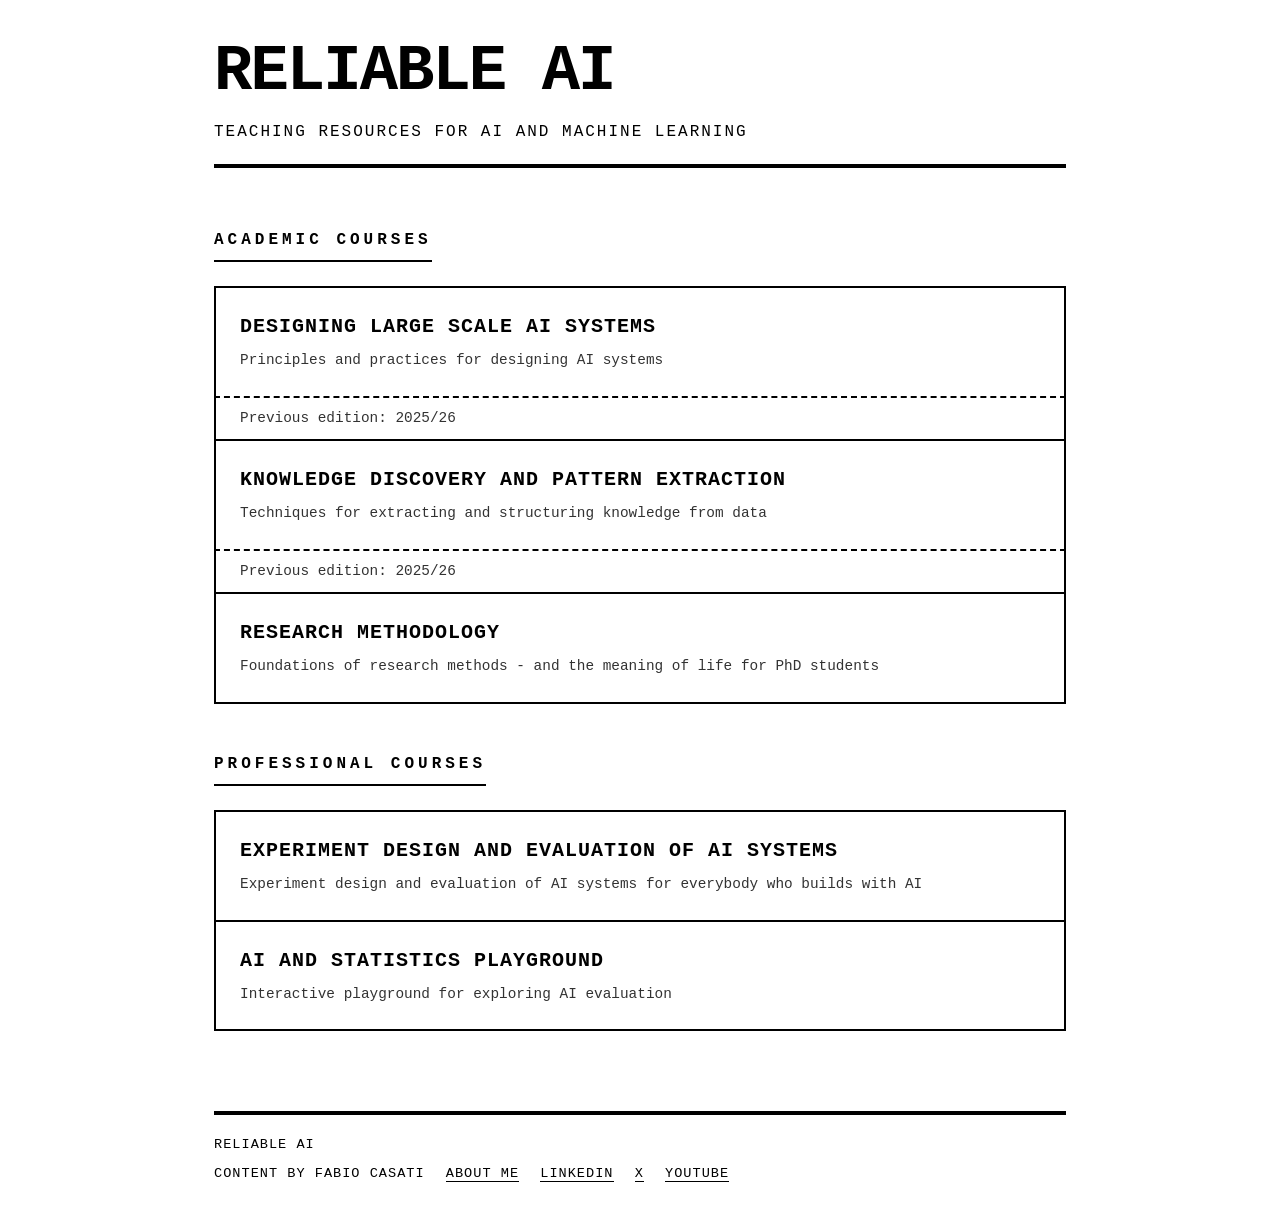
<file: index.html>
<!DOCTYPE html>
<!--
  Content by Fabio Casati
  https://www.linkedin.com/in/sphoebs/
  https://x.com/sphoebs
-->
<html lang="en">
<head>
    <meta charset="UTF-8">
    <meta name="viewport" content="width=device-width, initial-scale=1.0">
    <title>Reliable AI</title>
    <style>
        * {
            margin: 0;
            padding: 0;
            box-sizing: border-box;
        }

        body {
            font-family: 'Courier New', Courier, monospace;
            line-height: 1.5;
            color: #000;
            background-color: #fff;
            min-height: 100vh;
        }

        .container {
            max-width: 900px;
            margin: 0 auto;
            padding: 40px 24px;
        }

        header {
            margin-bottom: 60px;
            border-bottom: 4px solid #000;
            padding-bottom: 20px;
        }

        h1 {
            font-size: 4rem;
            font-weight: 700;
            color: #000;
            margin-bottom: 0;
            text-transform: uppercase;
            letter-spacing: -2px;
            line-height: 1;
        }

        .tagline {
            font-size: 1rem;
            color: #000;
            margin-top: 16px;
            text-transform: uppercase;
            letter-spacing: 2px;
        }

        section {
            margin-bottom: 48px;
        }

        h2 {
            font-size: 1rem;
            font-weight: 700;
            color: #000;
            margin-bottom: 24px;
            text-transform: uppercase;
            letter-spacing: 4px;
            border-bottom: 2px solid #000;
            padding-bottom: 8px;
            display: inline-block;
        }

        .courses {
            display: flex;
            flex-direction: column;
            gap: 0;
        }

        .course-card {
            background: #fff;
            border: 2px solid #000;
            border-bottom: none;
            padding: 24px;
            text-decoration: none;
            color: inherit;
            transition: background-color 0.1s;
        }

        .course-card:last-child {
            border-bottom: 2px solid #000;
        }

        a.course-card:hover {
            background-color: #000;
            color: #fff;
        }

        .course-title {
            font-size: 1.25rem;
            font-weight: 700;
            text-transform: uppercase;
            margin-bottom: 8px;
            letter-spacing: 1px;
        }

        .course-description {
            font-size: 0.9rem;
            opacity: 0.8;
        }

        /* Link to an earlier edition, attached below its course card */
        .course-card-previous {
            padding: 10px 24px;
            border-top-style: dashed;
        }

        footer {
            margin-top: 80px;
            padding-top: 20px;
            border-top: 4px solid #000;
            font-size: 0.85rem;
            text-transform: uppercase;
            letter-spacing: 1px;
        }

        footer a {
            color: #000;
            text-decoration: none;
            margin-left: 12px;
            border-bottom: 1px solid #000;
        }

        footer a:hover {
            background-color: #000;
            color: #fff;
        }

        .footer-links {
            margin-top: 8px;
        }
    </style>
</head>
<body>
    <div class="container">
        <header>
            <h1>Reliable AI</h1>
            <p class="tagline">Teaching resources for AI and machine learning</p>
        </header>

        <section>
            <h2>Academic Courses</h2>
            <div class="courses">
                <a href="https://reliableai.github.io/ai-design-27/" class="course-card">
                    <div class="course-title">Designing Large Scale AI Systems</div>
                    <div class="course-description">Principles and practices for designing AI systems</div>
                </a>
                <a href="https://reliableai.github.io/ai-design-2026-pub/" class="course-card course-card-previous">
                    <div class="course-description">Previous edition: 2025/26</div>
                </a>
                <a href="https://reliableai.github.io/km-27/" class="course-card">
                    <div class="course-title">Knowledge Discovery and Pattern Extraction</div>
                    <div class="course-description">Techniques for extracting and structuring knowledge from data</div>
                </a>
                <a href="https://reliableai.github.io/knowledge_management_2026/" class="course-card course-card-previous">
                    <div class="course-description">Previous edition: 2025/26</div>
                </a>
                <a href="https://reliableai.github.io/research-methodology-27/" class="course-card">
                    <div class="course-title">Research Methodology</div>
                    <div class="course-description">Foundations of research methods - and the meaning of life for PhD students</div>
                </a>
            </div>
        </section>

        <section>
            <h2>Professional Courses</h2>
            <div class="courses">
                <a href="https://reliableai.github.io/ai-ready-engineer-eval/" class="course-card">
                    <div class="course-title">Experiment Design and Evaluation of AI Systems</div>
                    <div class="course-description">Experiment design and evaluation of AI systems for everybody who builds with AI</div>
                </a>
                <a href="https://reliableai.github.io/playground/index.html" class="course-card">
                    <div class="course-title">AI and Statistics Playground</div>
                    <div class="course-description">Interactive playground for exploring AI evaluation</div>
                </a>
            </div>
        </section>

        <footer>
            <div>Reliable AI</div>
            <div class="footer-links">
                Content by Fabio Casati
                <a href="/about/">About me</a>
                <a href="https://www.linkedin.com/in/sphoebs/" target="_blank" rel="noopener">LinkedIn</a>
                <a href="https://x.com/sphoebs" target="_blank" rel="noopener">X</a>
                <a href="https://www.youtube.com/@reliableai" target="_blank" rel="noopener">YouTube</a>
            </div>
        </footer>
    </div>
</body>
</html>
</file>
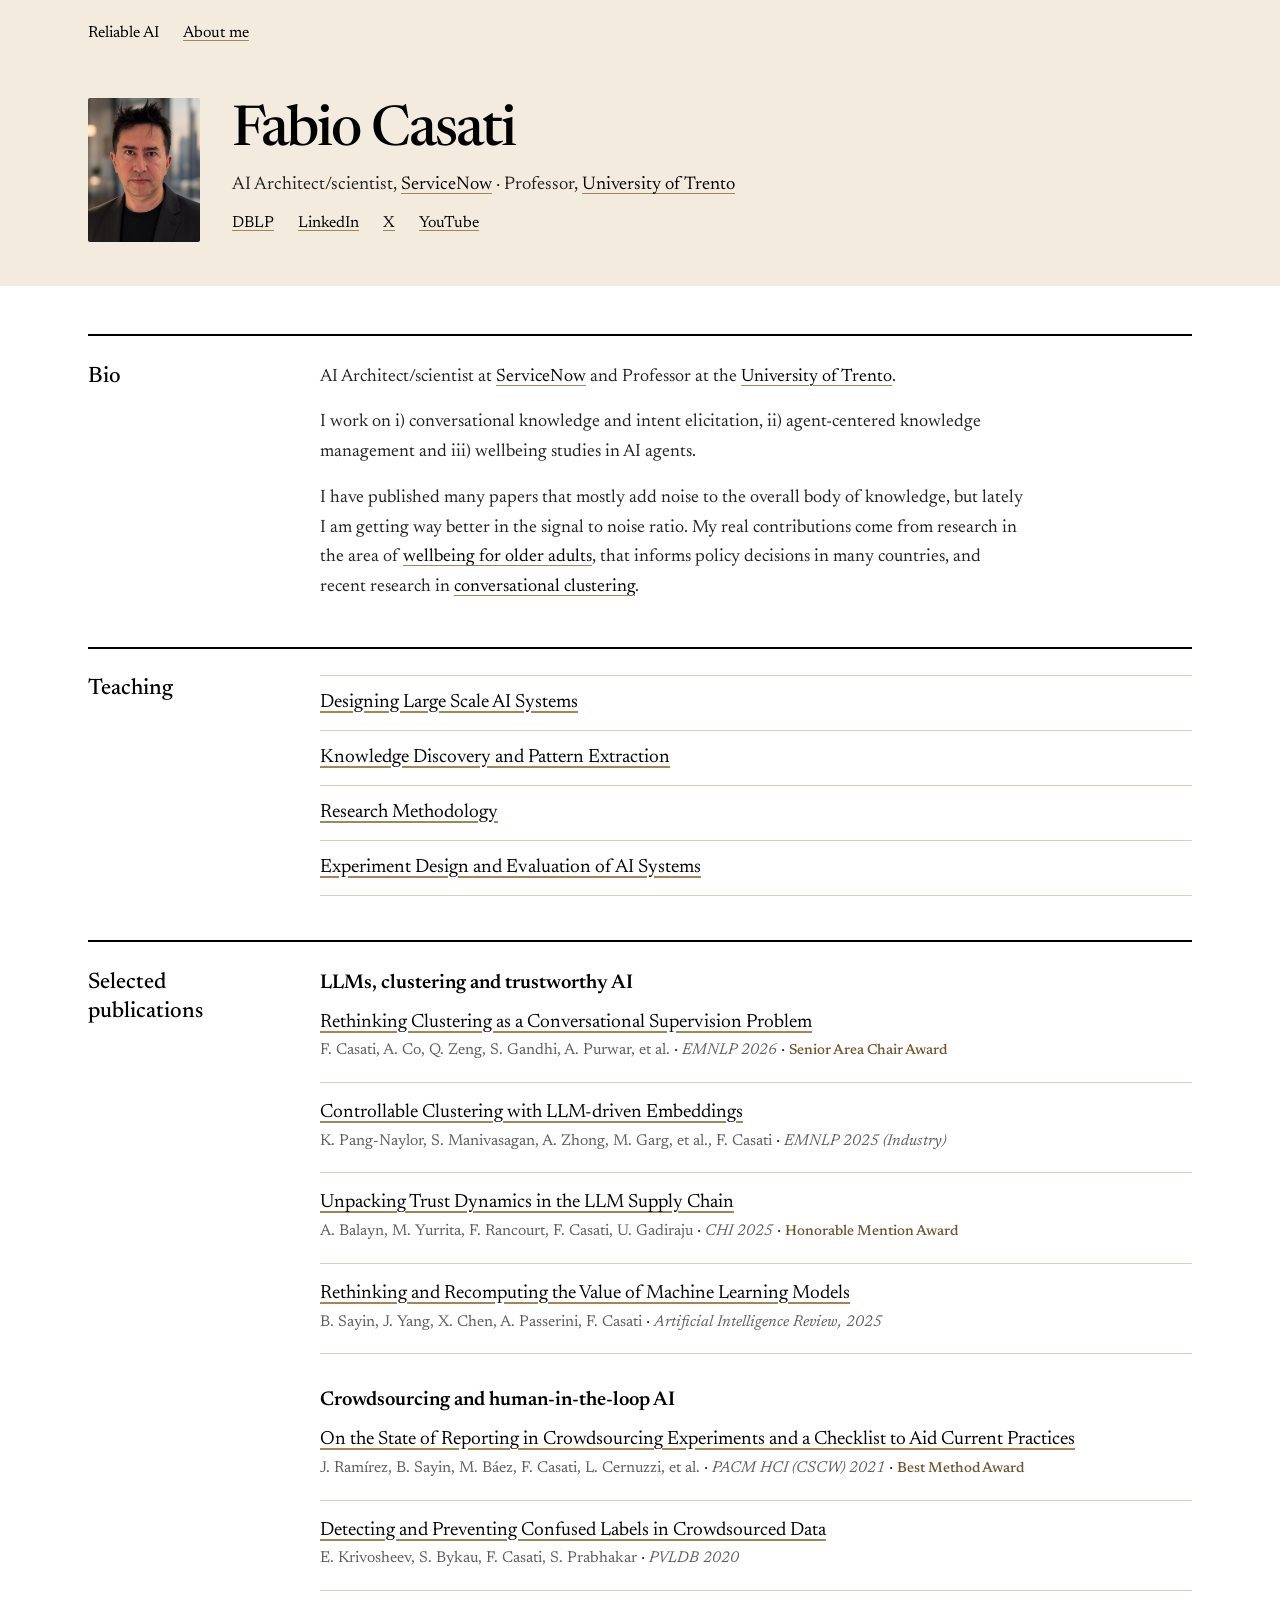
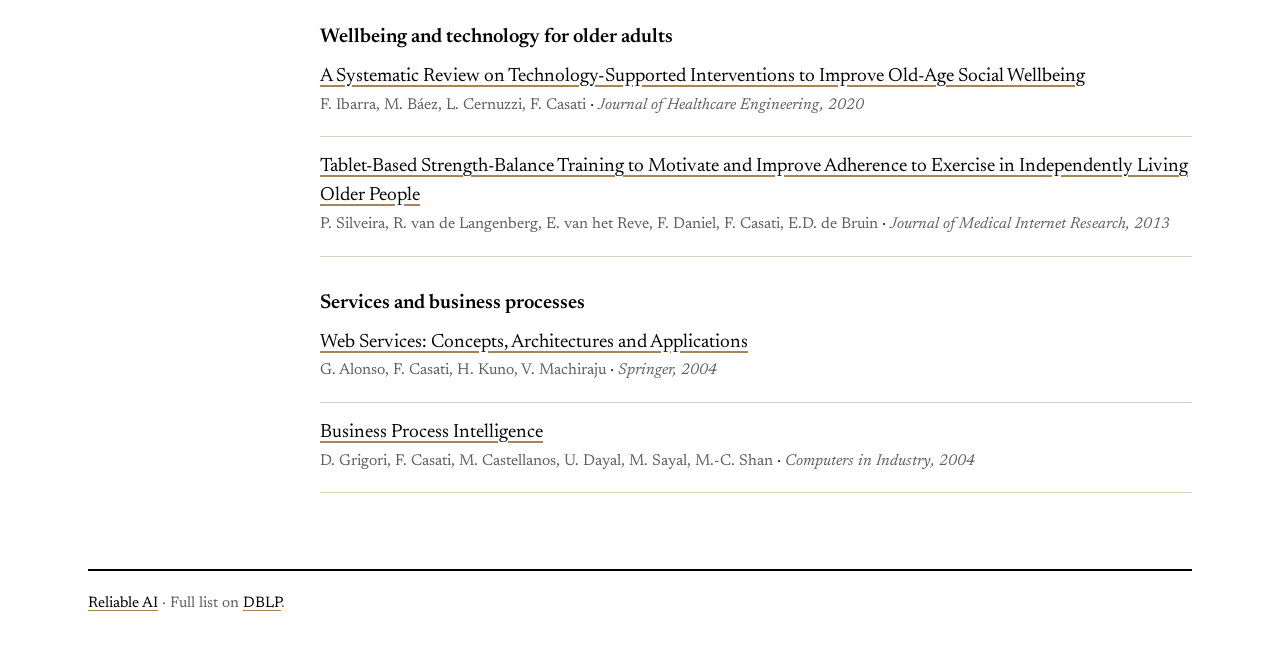
<file: about/index.html>
<!doctype html>
<html lang="en">
<head>
<meta charset="utf-8">
<meta name="viewport" content="width=device-width, initial-scale=1">
<title>Fabio Casati</title><meta name="description" content="Fabio Casati – AI Architect/scientist at ServiceNow, Professor at the University of Trento">
<link rel="stylesheet" href="style.css?v=618cf67">
</head>
<body>
<a class="skip-link" href="#main">Skip to content</a>
<header class="masthead">
<div class="container">
<nav class="site-nav" aria-label="Site"><a href="/">Reliable AI</a><a href="/about/" aria-current="page">About me</a></nav>
<div class="identity">
<img class="portrait" src="portrait.jpg" alt="Fabio Casati" width="112" height="144">
<div><h1>Fabio Casati</h1>
<p class="role">AI Architect/scientist, <a href="https://www.servicenow.com/">ServiceNow</a> · Professor, <a href="https://www.unitn.it/">University of Trento</a></p>
<nav class="profiles" aria-label="Profiles"><a href="https://dblp.org/pid/c/FabioCasati.html">DBLP</a><a href="https://www.linkedin.com/in/sphoebs">LinkedIn</a><a href="https://x.com/sphoebs">X</a><a href="https://www.youtube.com/@aimadeeasy5926">YouTube</a></nav>
</div>
</div>
</div>
</header>
<main id="main" class="container">
<section id="bio" aria-labelledby="bio-heading">
<h2 id="bio-heading">Bio</h2>
<div class="section-content"><p>AI Architect/scientist at <a href="https://www.servicenow.com/">ServiceNow</a> and Professor at the <a href="https://www.unitn.it/">University of Trento</a>.</p><p>I work on i) conversational knowledge and intent elicitation, ii) agent-centered knowledge management and iii) wellbeing studies in AI agents.</p><p>I have published many papers that mostly add noise to the overall body of knowledge, but lately I am getting way better in the signal to noise ratio. My real contributions come from research in the area of <a href="#wellbeing-research">wellbeing for older adults</a>, that informs policy decisions in many countries, and recent research in <a href="#conversational-clustering">conversational clustering</a>.</p></div>
</section>
<section id="teaching" aria-labelledby="teaching-heading">
<h2 id="teaching-heading">Teaching</h2>
<div class="section-content"><ul class="courses"><li><a href="https://reliableai.github.io/ai-design-27/">Designing Large Scale AI Systems</a></li><li><a href="https://reliableai.github.io/km-27/">Knowledge Discovery and Pattern Extraction</a></li><li><a href="https://reliableai.github.io/research-methodology-27/">Research Methodology</a></li><li><a href="https://reliableai.github.io/ai-ready-engineer-eval/">Experiment Design and Evaluation of AI Systems</a></li></ul></div>
</section>
<section id="publications" aria-labelledby="publications-heading">
<h2 id="publications-heading">Selected publications</h2>
<div class="section-content"><h3>LLMs, clustering and trustworthy AI</h3><ul class="publications"><li id="conversational-clustering"><a href="https://doi.org/10.18653/2026.emnlp-main.1924">Rethinking Clustering as a Conversational Supervision Problem</a><br><span class="a">F. Casati, A. Co, Q. Zeng, S. Gandhi, A. Purwar, et al.</span> · <em>EMNLP 2026</em> · <span class="award">Senior Area Chair Award</span></li><li><a href="https://doi.org/10.18653/v1/2025.emnlp-industry.48">Controllable Clustering with LLM-driven Embeddings</a><br><span class="a">K. Pang-Naylor, S. Manivasagan, A. Zhong, M. Garg, et al., F. Casati</span> · <em>EMNLP 2025 (Industry)</em></li><li><a href="https://doi.org/10.1145/3706598.3713787">Unpacking Trust Dynamics in the LLM Supply Chain</a><br><span class="a">A. Balayn, M. Yurrita, F. Rancourt, F. Casati, U. Gadiraju</span> · <em>CHI 2025</em> · <span class="award">Honorable Mention Award</span></li><li><a href="https://doi.org/10.1007/s10462-025-11242-6">Rethinking and Recomputing the Value of Machine Learning Models</a><br><span class="a">B. Sayin, J. Yang, X. Chen, A. Passerini, F. Casati</span> · <em>Artificial Intelligence Review, 2025</em></li></ul><h3>Crowdsourcing and human-in-the-loop AI</h3><ul class="publications"><li><a href="https://doi.org/10.1145/3479531">On the State of Reporting in Crowdsourcing Experiments and a Checklist to Aid Current Practices</a><br><span class="a">J. Ramírez, B. Sayin, M. Báez, F. Casati, L. Cernuzzi, et al.</span> · <em>PACM HCI (CSCW) 2021</em> · <span class="award">Best Method Award</span></li><li><a href="https://doi.org/10.14778/3407790.3407842">Detecting and Preventing Confused Labels in Crowdsourced Data</a><br><span class="a">E. Krivosheev, S. Bykau, F. Casati, S. Prabhakar</span> · <em>PVLDB 2020</em></li></ul><h3 id="wellbeing-research">Wellbeing and technology for older adults</h3><ul class="publications"><li><a href="https://doi.org/10.1155/2020/2036842">A Systematic Review on Technology-Supported Interventions to Improve Old-Age Social Wellbeing</a><br><span class="a">F. Ibarra, M. Báez, L. Cernuzzi, F. Casati</span> · <em>Journal of Healthcare Engineering, 2020</em></li><li><a href="https://doi.org/10.2196/jmir.2579">Tablet-Based Strength-Balance Training to Motivate and Improve Adherence to Exercise in Independently Living Older People</a><br><span class="a">P. Silveira, R. van de Langenberg, E. van het Reve, F. Daniel, F. Casati, E.D. de Bruin</span> · <em>Journal of Medical Internet Research, 2013</em></li></ul><h3>Services and business processes</h3><ul class="publications"><li><a href="https://doi.org/10.1007/978-3-662-10876-5">Web Services: Concepts, Architectures and Applications</a><br><span class="a">G. Alonso, F. Casati, H. Kuno, V. Machiraju</span> · <em>Springer, 2004</em></li><li><a href="https://doi.org/10.1016/j.compind.2003.10.007">Business Process Intelligence</a><br><span class="a">D. Grigori, F. Casati, M. Castellanos, U. Dayal, M. Sayal, M.-C. Shan</span> · <em>Computers in Industry, 2004</em></li></ul></div>
</section>
</main>
<footer class="container"><a href="/">Reliable AI</a> · Full list on <a href="https://dblp.org/pid/c/FabioCasati.html">DBLP</a>.</footer>
</body>
</html>
</file>
<file: about/style.css>
@import url("https://fonts.googleapis.com/css2?family=Newsreader:ital,opsz,wght@0,6..72,400;0,6..72,500;0,6..72,600;1,6..72,400&display=swap");

:root {
  color-scheme: light;
  --band: #f3ebdd;
  --accent: #a58458;
  --text: #222;
  --muted: #5e5e5e;
  --hairline: #d8cfbf;
}
* { box-sizing: border-box; }
html { scroll-padding-top: 1.5rem; }
body { margin: 0; background: #fff; color: var(--text); font-family: "Newsreader", Georgia, serif; font-optical-sizing: auto; font-size: 1.125rem; line-height: 1.65; }
a { color: #000; text-decoration: underline 0.08em var(--accent); text-underline-offset: 0.2em; }
a:hover { text-decoration-color: currentColor; }
a:focus-visible { outline: 2px solid #000; outline-offset: 5px; }
.container { width: min(100% - 3rem, 69rem); margin-inline: auto; }
.masthead { background: var(--band); }
.site-nav, .profiles { display: flex; flex-wrap: wrap; gap: 0.5rem 1.5rem; font-size: 1rem; }
.site-nav { padding-block: 1.25rem; }
.site-nav a { text-decoration: none; }
.site-nav a[aria-current] { text-decoration: underline; text-decoration-color: var(--accent); }
.identity { display: flex; gap: 2rem; align-items: center; padding-block: 2rem 2.75rem; }
.portrait { width: 112px; height: 144px; flex-shrink: 0; object-fit: cover; object-position: center 30%; border-radius: 2px; }
h1 { margin: 0 0 0.7rem; color: #000; font-size: clamp(2.5rem, 5vw, 3.5rem); line-height: 1; font-weight: 500; letter-spacing: -0.035em; }
.role { margin: 0 0 0.7rem; font-size: 1.15rem; line-height: 1.5; }
main { padding-block: 3rem 2rem; }
section { display: grid; grid-template-columns: 12rem minmax(0, 1fr); gap: 2.5rem; border-top: 2px solid #000; padding-block: 1.65rem 2.75rem; }
h2 { margin: 0; font-size: 1.4rem; font-weight: 500; line-height: 1.3; color: #000; }
.section-content { min-width: 0; }
p { margin: 0 0 1rem; max-width: 44rem; }
p:last-child { margin-bottom: 0; }
h3 { margin: 2rem 0 0.75rem; color: #000; font-size: 1.25rem; line-height: 1.4; font-weight: 600; }
h3:first-child { margin-top: 0; }
.courses, .publications { list-style: none; margin: 0; padding: 0; }
.courses li { border-bottom: 1px solid var(--hairline); }
.courses li:first-child { border-top: 1px solid var(--hairline); }
.courses a { display: block; padding: 0.85rem 0; font-size: 1.2rem; line-height: 1.4; }
.publications li { padding: 1rem 0 1.1rem; border-bottom: 1px solid var(--hairline); line-height: 1.5; }
.publications li:first-child { padding-top: 0; }
.publications li > a { font-size: 1.2rem; }
.a, em { color: var(--muted); font-size: 0.98rem; }
.award { color: #71532c; font-size: 0.9rem; font-weight: 500; }
footer.container { border-top: 2px solid #000; padding-block: 1.25rem 2.5rem; color: var(--muted); font-size: 0.95rem; }
.skip-link { position: absolute; top: -5rem; left: 1rem; padding: 0.5rem 1rem; background: #fff; z-index: 1; }
.skip-link:focus { top: 1rem; }
@media (max-width: 720px) {
  .container { width: calc(100% - 2rem); }
  .identity { gap: 1.25rem; padding-block: 1.25rem 2rem; align-items: flex-start; }
  .portrait { width: 84px; height: 108px; }
  h1 { font-size: 2.5rem; }
  .role { font-size: 1.05rem; }
  .profiles { gap: 0.4rem 1rem; }
  main { padding-top: 2rem; }
  section { grid-template-columns: minmax(0, 1fr); gap: 1.25rem; padding-block: 1.25rem 2rem; }
}
@media (max-width: 380px) {
  .identity { flex-wrap: wrap; }
}
</file>
